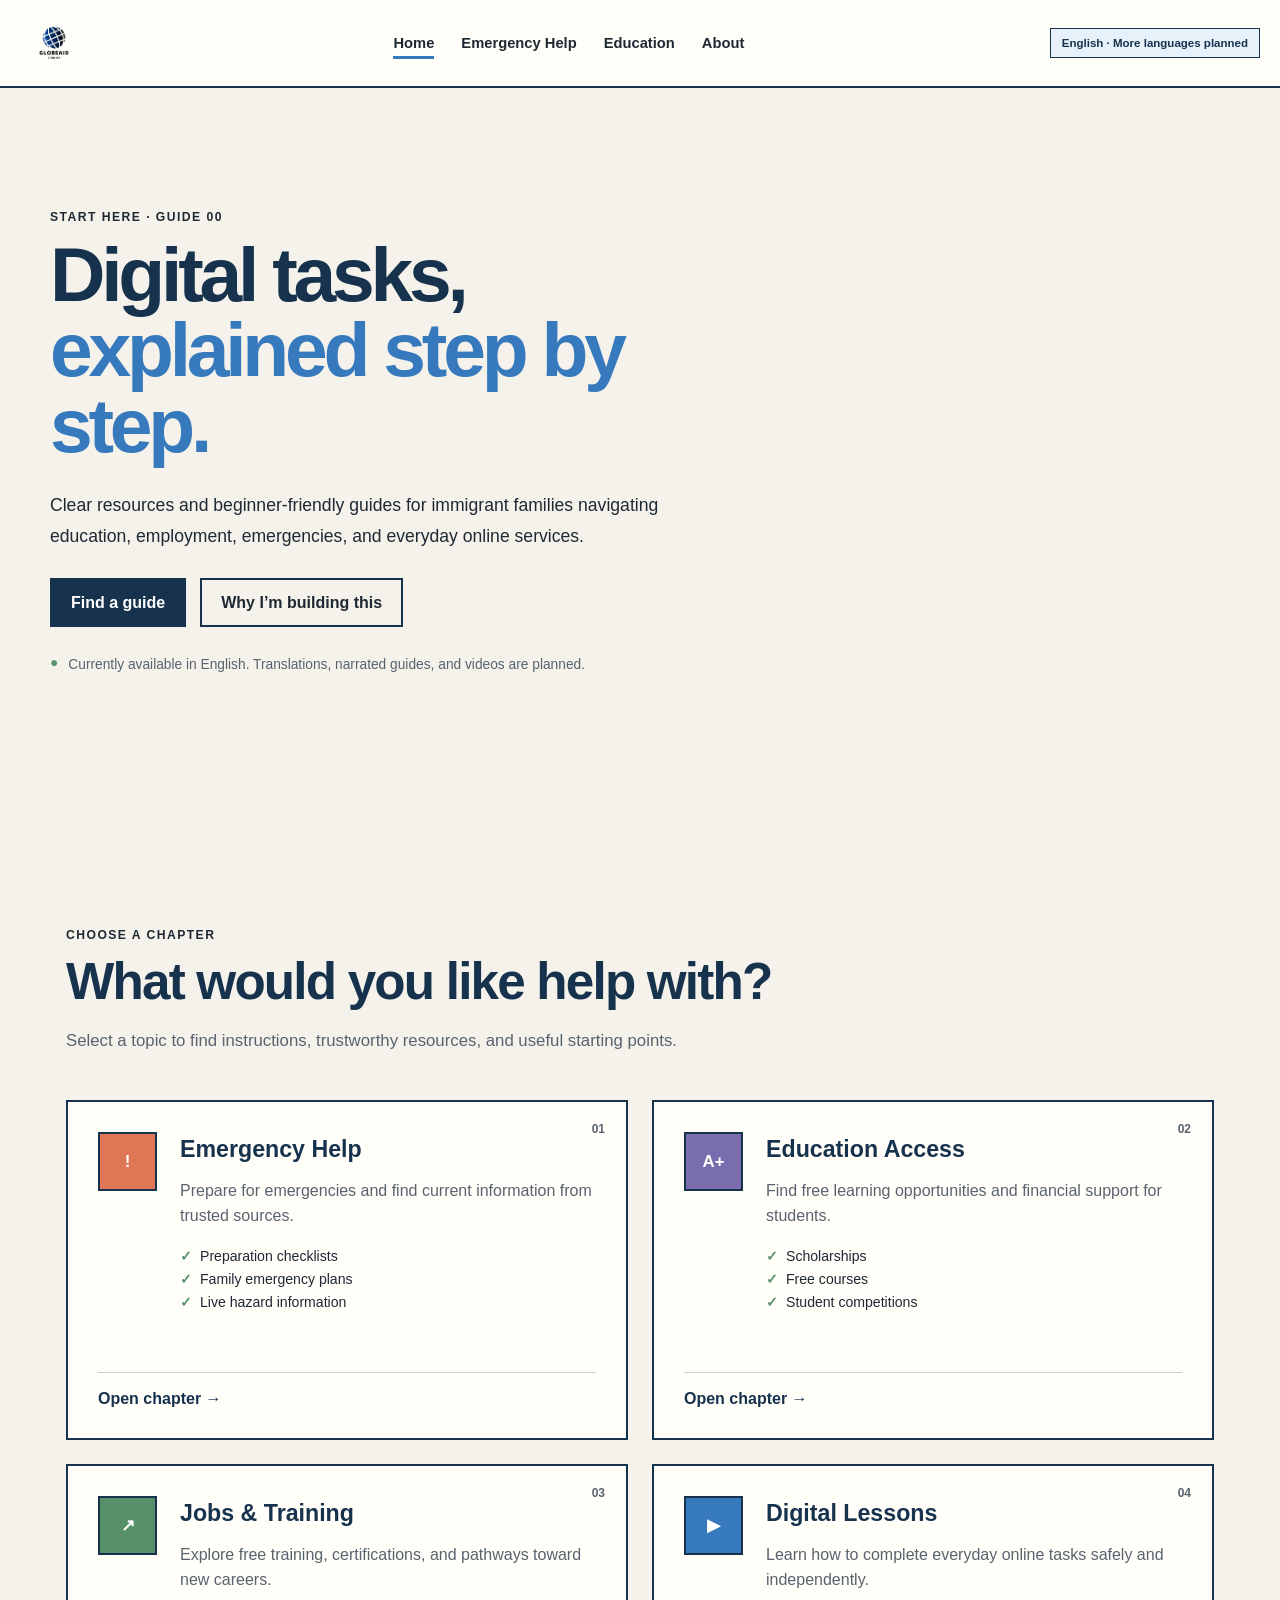
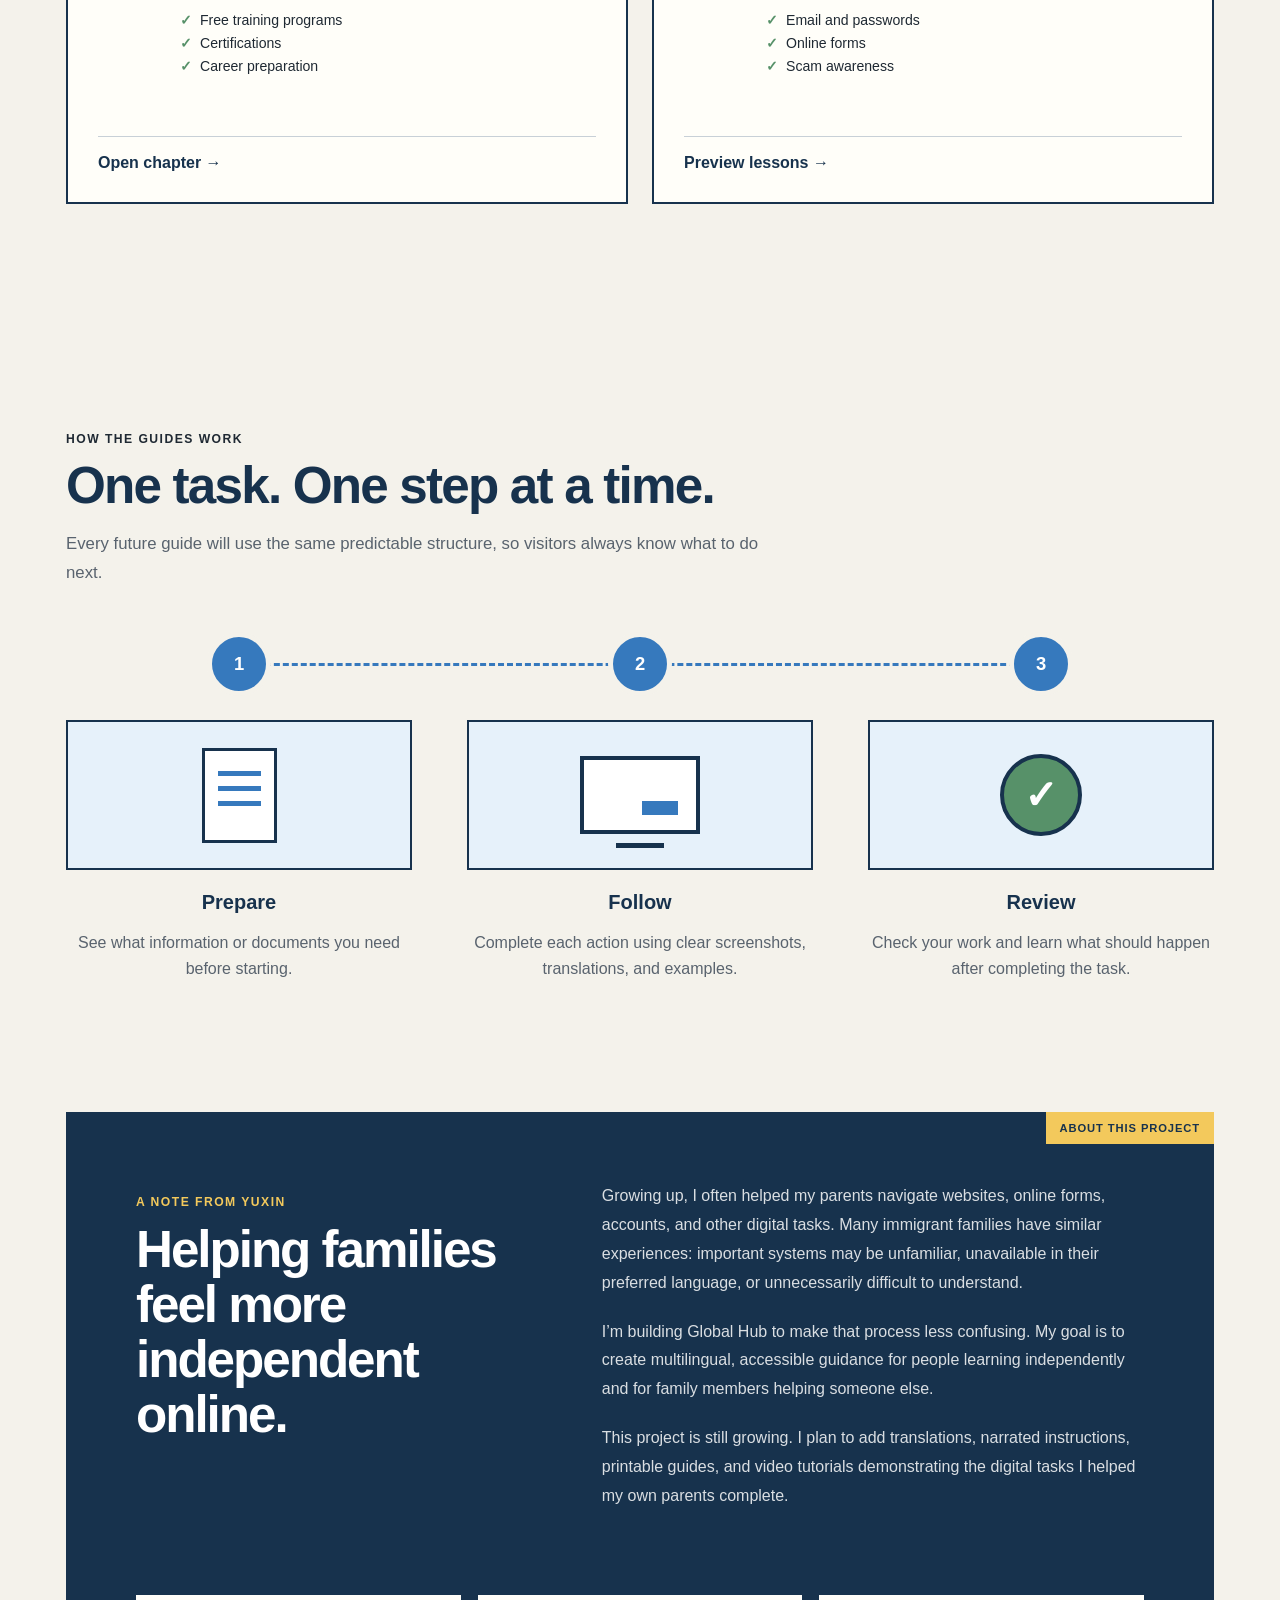
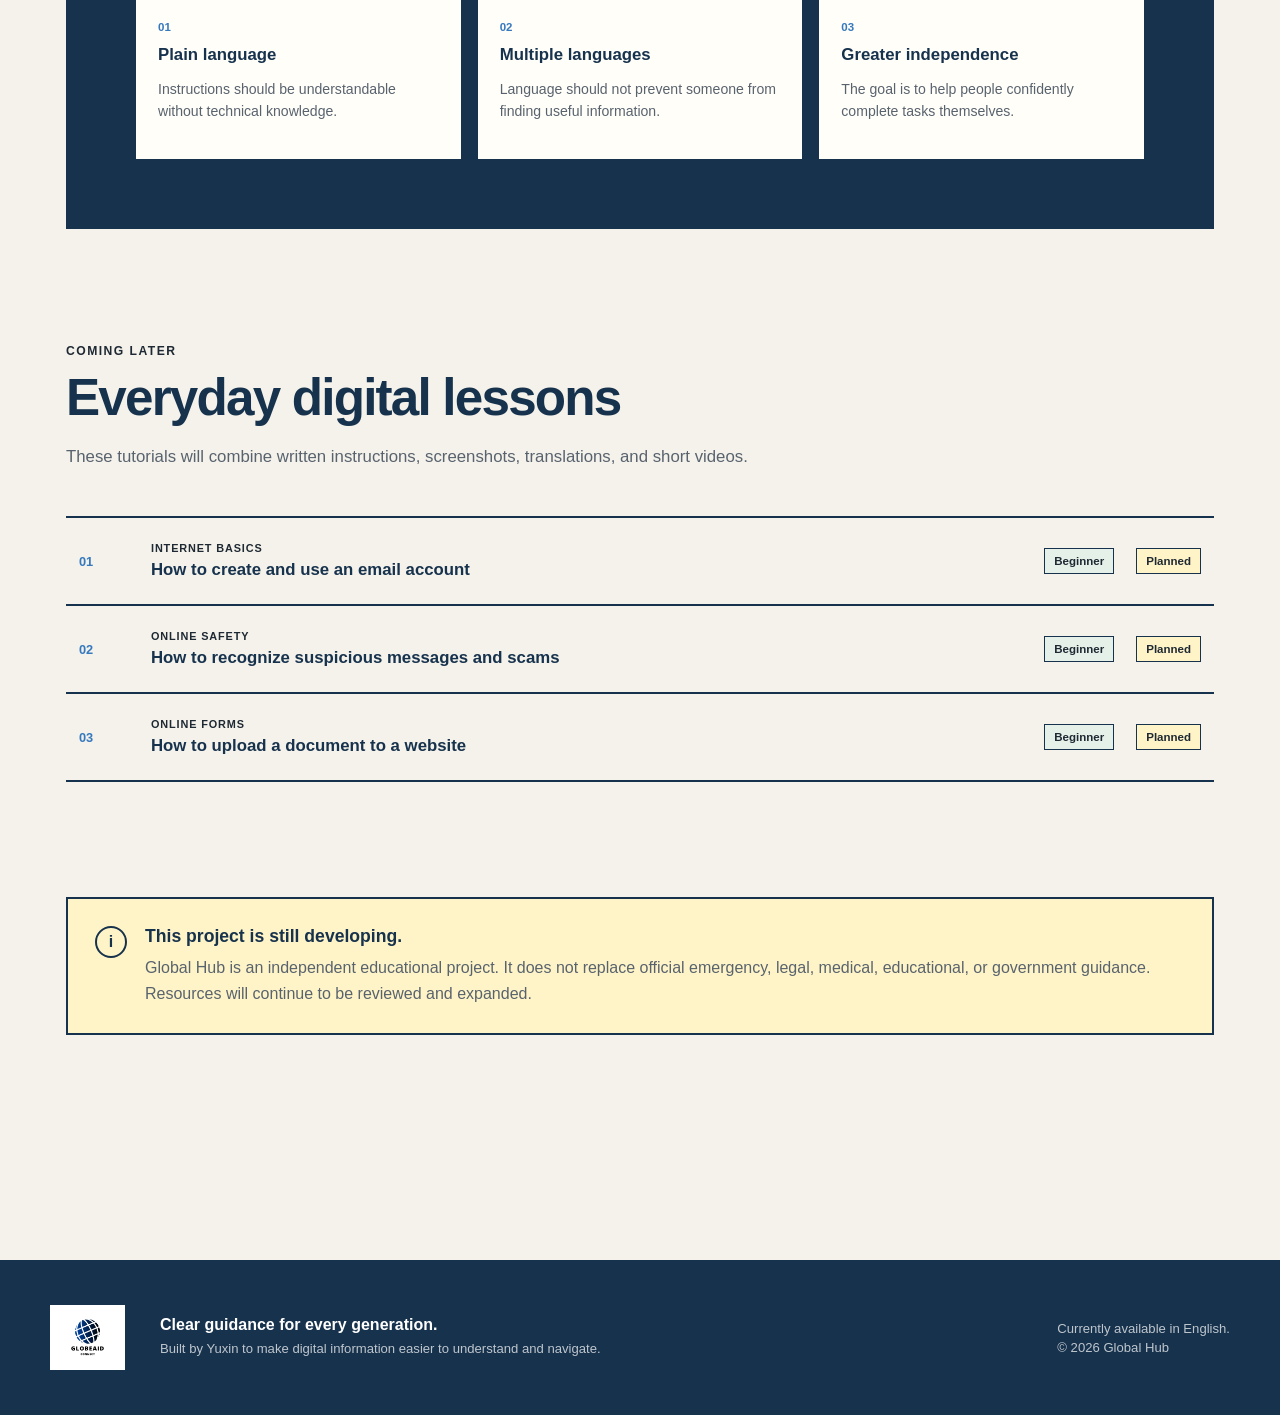
<file: index.html>
<!DOCTYPE html>
<html lang="en">
<head>
  <meta charset="UTF-8">

  <meta
    name="viewport"
    content="width=device-width, initial-scale=1.0"
  >

  <meta
    name="description"
    content="Clear, multilingual digital guidance and resources for immigrant and low-income families."
  >

  <title>Global Hub | Clear Digital Guidance</title>

  <link rel="stylesheet" href="./home.css">
</head>

<body class="manual-home">
  <!-- Navigation -->
  <header class="site-header">
    <nav class="manual-nav" aria-label="Main navigation">
      <a
        class="logo-link"
        href="index.html"
        aria-label="Global Hub home"
      >
        <img
          src="./assets/Global_Hub_Logo.png"
          alt="Global Hub"
          class="nav-logo"
        >
      </a>

      <ul class="nav-links">
        <li>
          <a
            class="active-page"
            aria-current="page"
            href="index.html"
          >
            Home
          </a>
        </li>

        <li>
          <a href="disaster-response.html">
            Emergency Help
          </a>
        </li>

        <li>
          <a href="education-access.html">
            Education
          </a>
        </li>

        <li>
          <a href="#mission">
            About
          </a>
        </li>
      </ul>

      <span class="language-note">
        English · More languages planned
      </span>
    </nav>
  </header>

  <main>
    <!-- Hero -->
    <section class="manual-hero">
      <div class="hero-content">
        <p class="chapter-label">
          START HERE · GUIDE 00
        </p>

        <h1>
          Digital tasks,
          <span>explained step by step.</span>
        </h1>

        <p class="hero-description">
          Clear resources and beginner-friendly guides for
          immigrant families navigating education, employment,
          emergencies, and everyday online services.
        </p>

        <div class="hero-actions">
          <a class="primary-button" href="#choose-help">
            Find a guide
          </a>

          <a class="secondary-button" href="#mission">
            Why I’m building this
          </a>
        </div>

        <div class="availability-note">
          <span aria-hidden="true">●</span>

          <p>
            Currently available in English. Translations,
            narrated guides, and videos are planned.
          </p>
        </div>
      </div>

    <!-- Main choices -->
    <section class="help-section" id="choose-help">
      <header class="section-heading">
        <p class="chapter-label">CHOOSE A CHAPTER</p>
        <h2>What would you like help with?</h2>

        <p>
          Select a topic to find instructions, trustworthy
          resources, and useful starting points.
        </p>
      </header>

      <div class="chapter-grid">
        <a
          class="chapter-card emergency-chapter"
          href="disaster-response.html"
        >
          <span class="chapter-number">01</span>

          <span class="chapter-icon" aria-hidden="true">!</span>

          <div>
            <h3>Emergency Help</h3>

            <p>
              Prepare for emergencies and find current information
              from trusted sources.
            </p>

            <ul>
              <li>Preparation checklists</li>
              <li>Family emergency plans</li>
              <li>Live hazard information</li>
            </ul>
          </div>

          <span class="chapter-link">
            Open chapter →
          </span>
        </a>

        <a
          class="chapter-card education-chapter"
          href="education-access.html"
        >
          <span class="chapter-number">02</span>

          <span class="chapter-icon" aria-hidden="true">A+</span>

          <div>
            <h3>Education Access</h3>

            <p>
              Find free learning opportunities and financial
              support for students.
            </p>

            <ul>
              <li>Scholarships</li>
              <li>Free courses</li>
              <li>Student competitions</li>
            </ul>
          </div>

          <span class="chapter-link">
            Open chapter →
          </span>
        </a>

        <a
          class="chapter-card jobs-chapter"
          href="job-training.html"
        >
          <span class="chapter-number">03</span>

          <span class="chapter-icon" aria-hidden="true">↗</span>

          <div>
            <h3>Jobs & Training</h3>

            <p>
              Explore free training, certifications, and pathways
              toward new careers.
            </p>

            <ul>
              <li>Free training programs</li>
              <li>Certifications</li>
              <li>Career preparation</li>
            </ul>
          </div>

          <span class="chapter-link">
            Open chapter →
          </span>
        </a>

        <a
          class="chapter-card lessons-chapter"
          href="#future-lessons"
        >
          <span class="chapter-number">04</span>

          <span class="chapter-icon" aria-hidden="true">▶</span>

          <div>
            <h3>Digital Lessons</h3>

            <p>
              Learn how to complete everyday online tasks safely
              and independently.
            </p>

            <ul>
              <li>Email and passwords</li>
              <li>Online forms</li>
              <li>Scam awareness</li>
            </ul>
          </div>

          <span class="chapter-link">
            Preview lessons →
          </span>
        </a>
      </div>
    </section>

    <!-- How it works -->
    <section class="process-section">
      <header class="section-heading">
        <p class="chapter-label">HOW THE GUIDES WORK</p>
        <h2>One task. One step at a time.</h2>

        <p>
          Every future guide will use the same predictable
          structure, so visitors always know what to do next.
        </p>
      </header>

      <ol class="process-list">
        <li>
          <span class="process-number">1</span>

          <div class="process-illustration" aria-hidden="true">
            <div class="simple-document">
              <span></span>
              <span></span>
              <span></span>
            </div>
          </div>

          <h3>Prepare</h3>

          <p>
            See what information or documents you need before
            starting.
          </p>
        </li>

        <li>
          <span class="process-number">2</span>

          <div class="process-illustration" aria-hidden="true">
            <div class="simple-screen">
              <span class="screen-button"></span>
            </div>
          </div>

          <h3>Follow</h3>

          <p>
            Complete each action using clear screenshots,
            translations, and examples.
          </p>
        </li>

        <li>
          <span class="process-number">3</span>

          <div class="process-illustration" aria-hidden="true">
            <div class="simple-check">✓</div>
          </div>

          <h3>Review</h3>

          <p>
            Check your work and learn what should happen after
            completing the task.
          </p>
        </li>
      </ol>
    </section>

    <!-- Mission -->
    <section class="mission-section" id="mission">
      <div class="mission-marker" aria-hidden="true">
        ABOUT THIS PROJECT
      </div>

      <div class="mission-heading">
        <p class="chapter-label">A NOTE FROM YUXIN</p>

        <h2>
          Helping families feel more independent online.
        </h2>
      </div>

      <div class="mission-copy">
        <p>
          Growing up, I often helped my parents navigate websites,
          online forms, accounts, and other digital tasks. Many
          immigrant families have similar experiences: important
          systems may be unfamiliar, unavailable in their preferred
          language, or unnecessarily difficult to understand.
        </p>

        <p>
          I’m building Global Hub to make that process less
          confusing. My goal is to create multilingual, accessible
          guidance for people learning independently and for family
          members helping someone else.
        </p>

        <p>
          This project is still growing. I plan to add translations,
          narrated instructions, printable guides, and video
          tutorials demonstrating the digital tasks I helped my own
          parents complete.
        </p>
      </div>

      <div class="mission-values">
        <article>
          <span>01</span>
          <h3>Plain language</h3>
          <p>
            Instructions should be understandable without technical
            knowledge.
          </p>
        </article>

        <article>
          <span>02</span>
          <h3>Multiple languages</h3>
          <p>
            Language should not prevent someone from finding useful
            information.
          </p>
        </article>

        <article>
          <span>03</span>
          <h3>Greater independence</h3>
          <p>
            The goal is to help people confidently complete tasks
            themselves.
          </p>
        </article>
      </div>
    </section>

    <!-- Future digital lessons -->
    <section class="lessons-section" id="future-lessons">
      <header class="section-heading">
        <p class="chapter-label">COMING LATER</p>
        <h2>Everyday digital lessons</h2>

        <p>
          These tutorials will combine written instructions,
          screenshots, translations, and short videos.
        </p>
      </header>

      <div class="lesson-list">
        <article class="lesson-row">
          <span class="lesson-number">01</span>

          <div>
            <p class="lesson-category">INTERNET BASICS</p>
            <h3>How to create and use an email account</h3>
          </div>

          <span class="lesson-level">Beginner</span>
          <span class="coming-soon">Planned</span>
        </article>

        <article class="lesson-row">
          <span class="lesson-number">02</span>

          <div>
            <p class="lesson-category">ONLINE SAFETY</p>
            <h3>How to recognize suspicious messages and scams</h3>
          </div>

          <span class="lesson-level">Beginner</span>
          <span class="coming-soon">Planned</span>
        </article>

        <article class="lesson-row">
          <span class="lesson-number">03</span>

          <div>
            <p class="lesson-category">ONLINE FORMS</p>
            <h3>How to upload a document to a website</h3>
          </div>

          <span class="lesson-level">Beginner</span>
          <span class="coming-soon">Planned</span>
        </article>
      </div>
    </section>

    <!-- Transparency -->
    <aside class="project-notice">
      <span class="notice-icon" aria-hidden="true">i</span>

      <div>
        <h2>This project is still developing.</h2>

        <p>
          Global Hub is an independent educational project. It does
          not replace official emergency, legal, medical,
          educational, or government guidance. Resources will
          continue to be reviewed and expanded.
        </p>
      </div>
    </aside>
  </main>

  <footer class="site-footer">
    <a
      class="footer-logo"
      href="index.html"
      aria-label="Return to Global Hub home"
    >
      <img
        src="./assets/Global_Hub_Logo.png"
        alt="Global Hub"
      >
    </a>

    <div class="footer-message">
      <strong>Clear guidance for every generation.</strong>

      <p>
        Built by Yuxin to make digital information easier to
        understand and navigate.
      </p>
    </div>

    <div class="footer-details">
      <p>Currently available in English.</p>
      <p>&copy; 2026 Global Hub</p>
    </div>
  </footer>
</body>
</html>
</file>
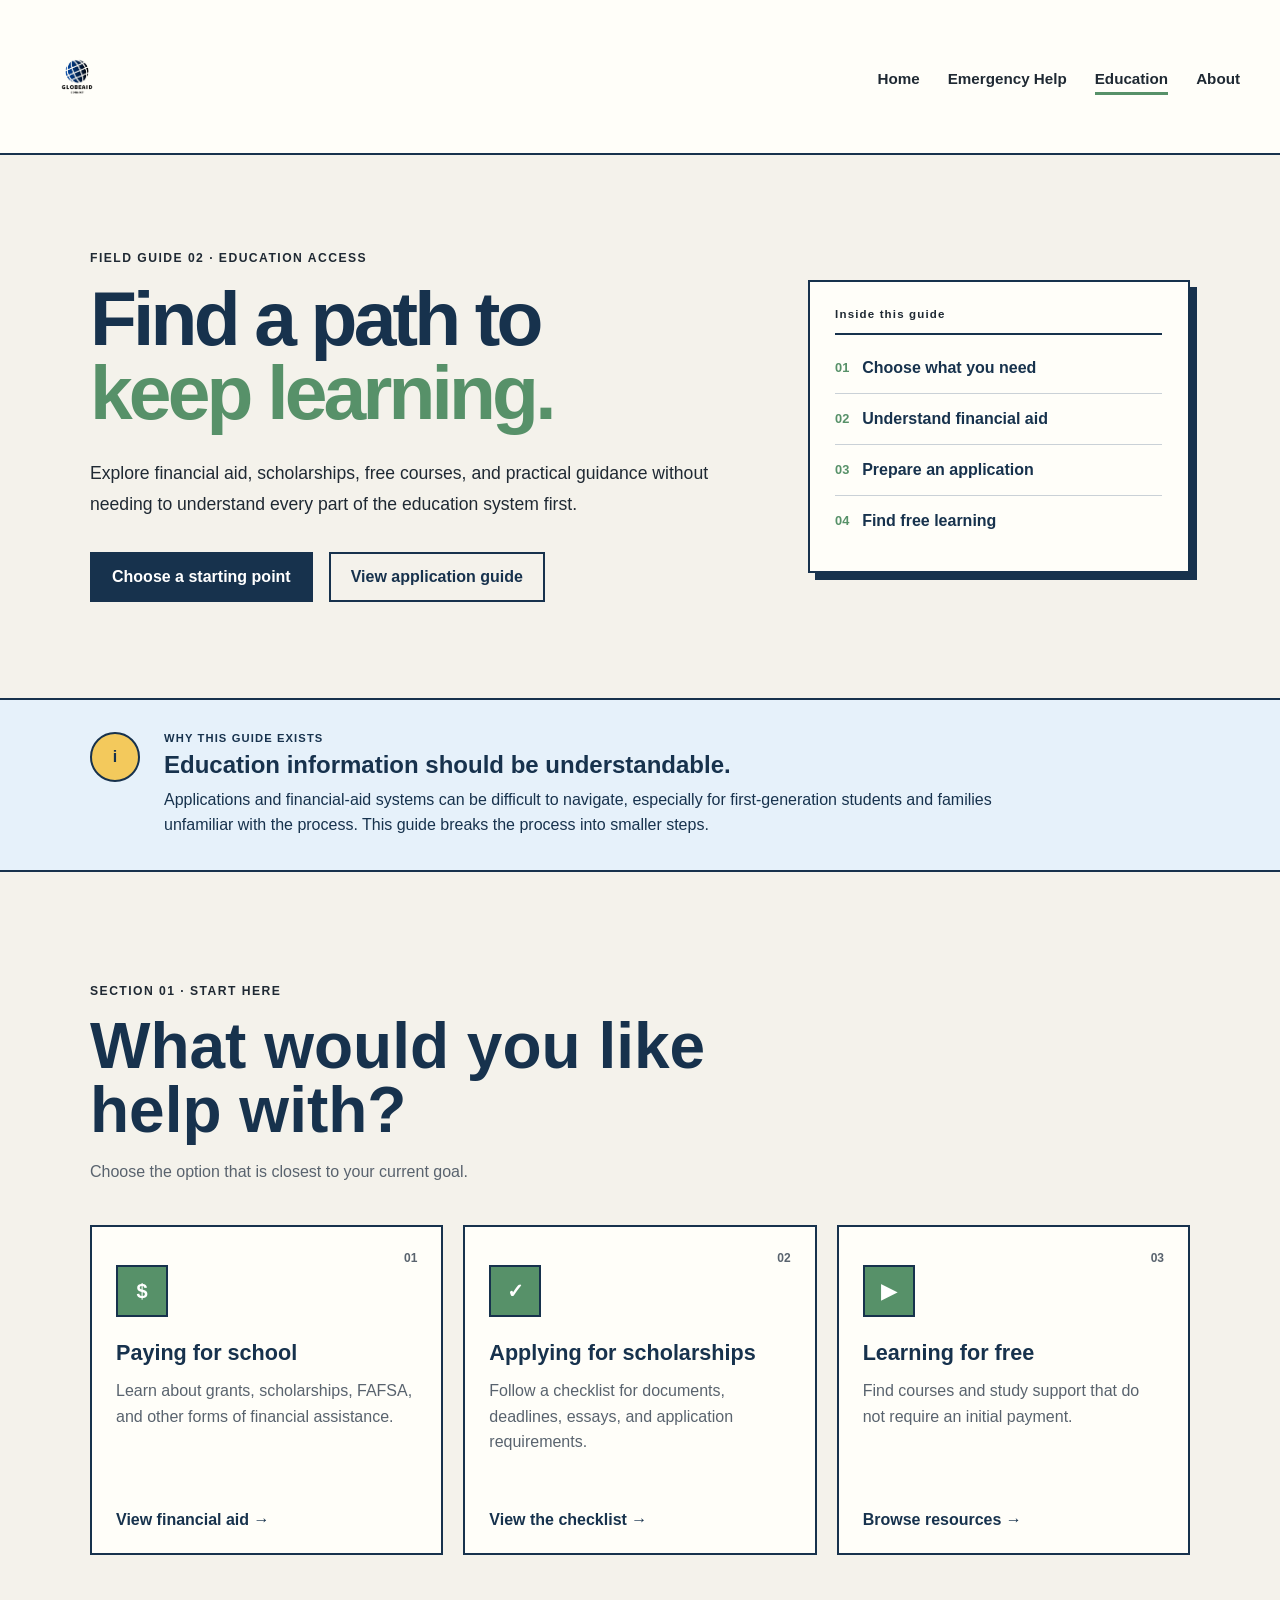
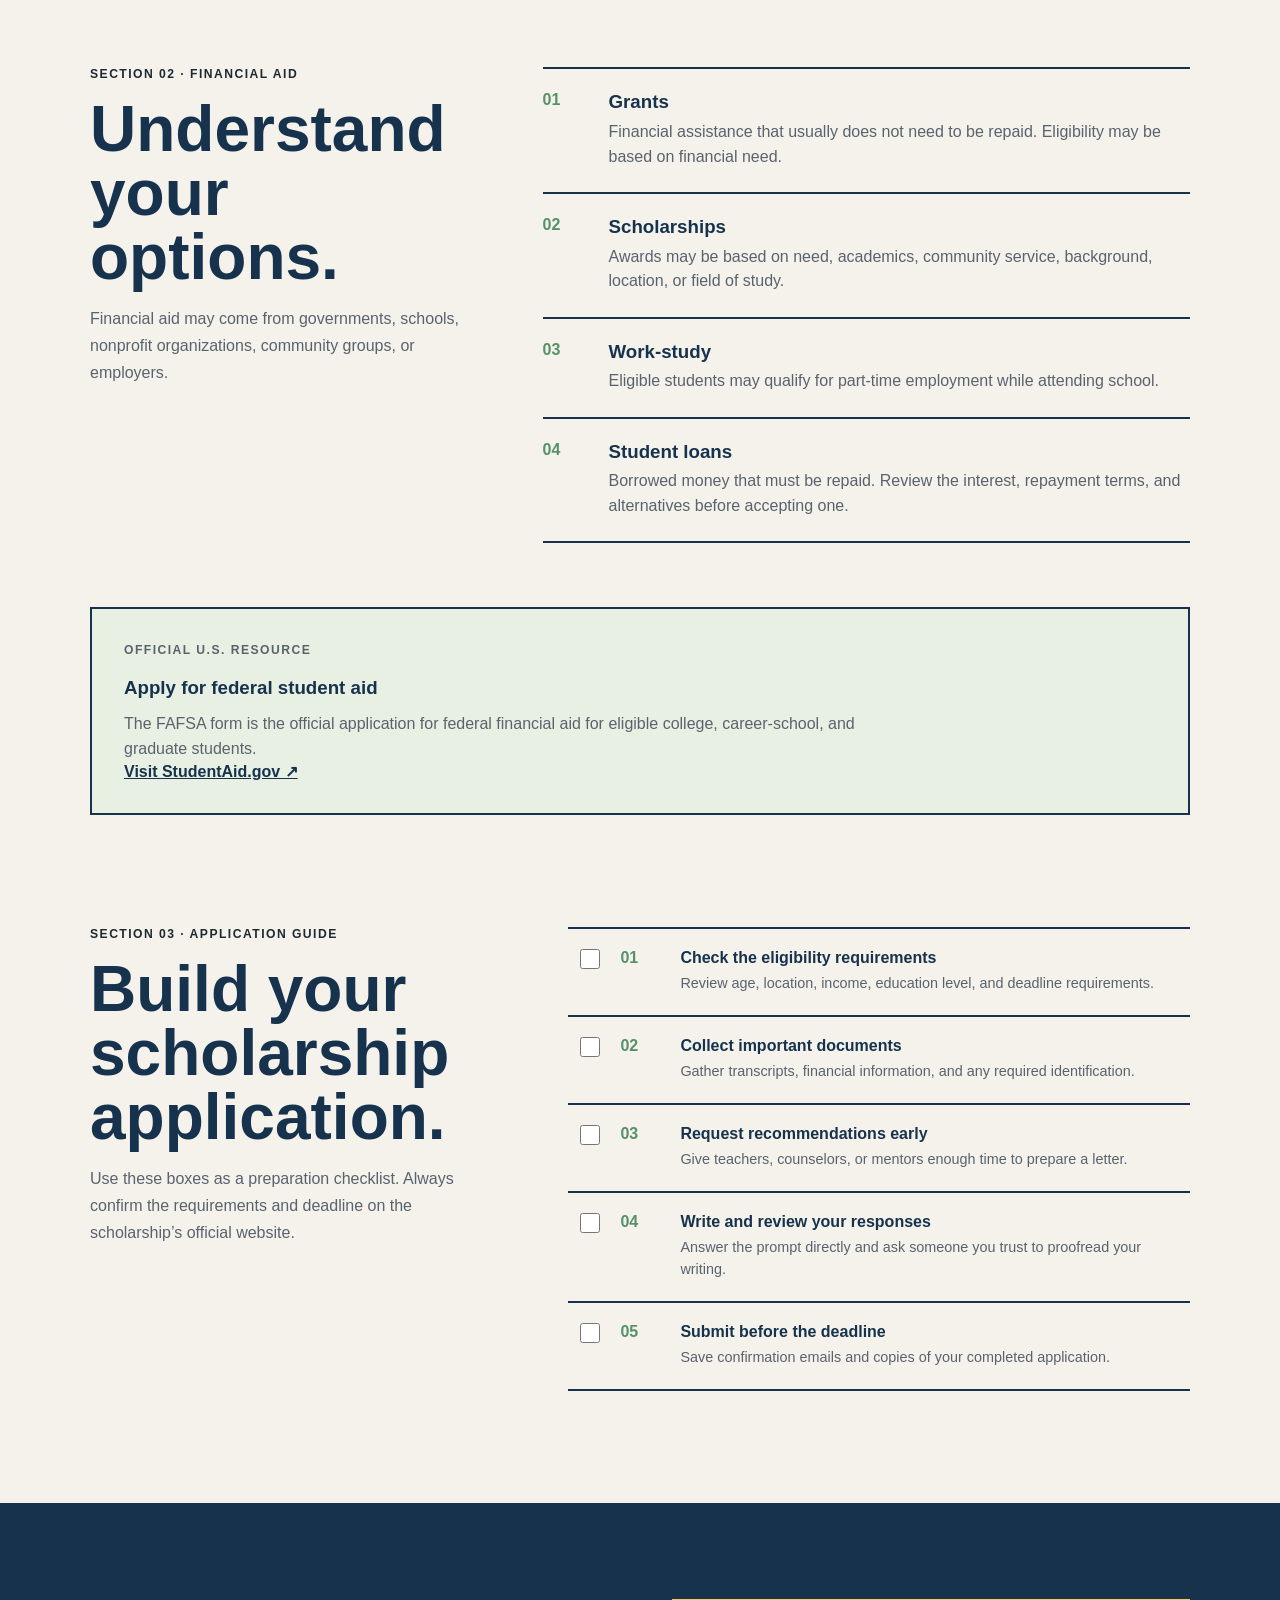
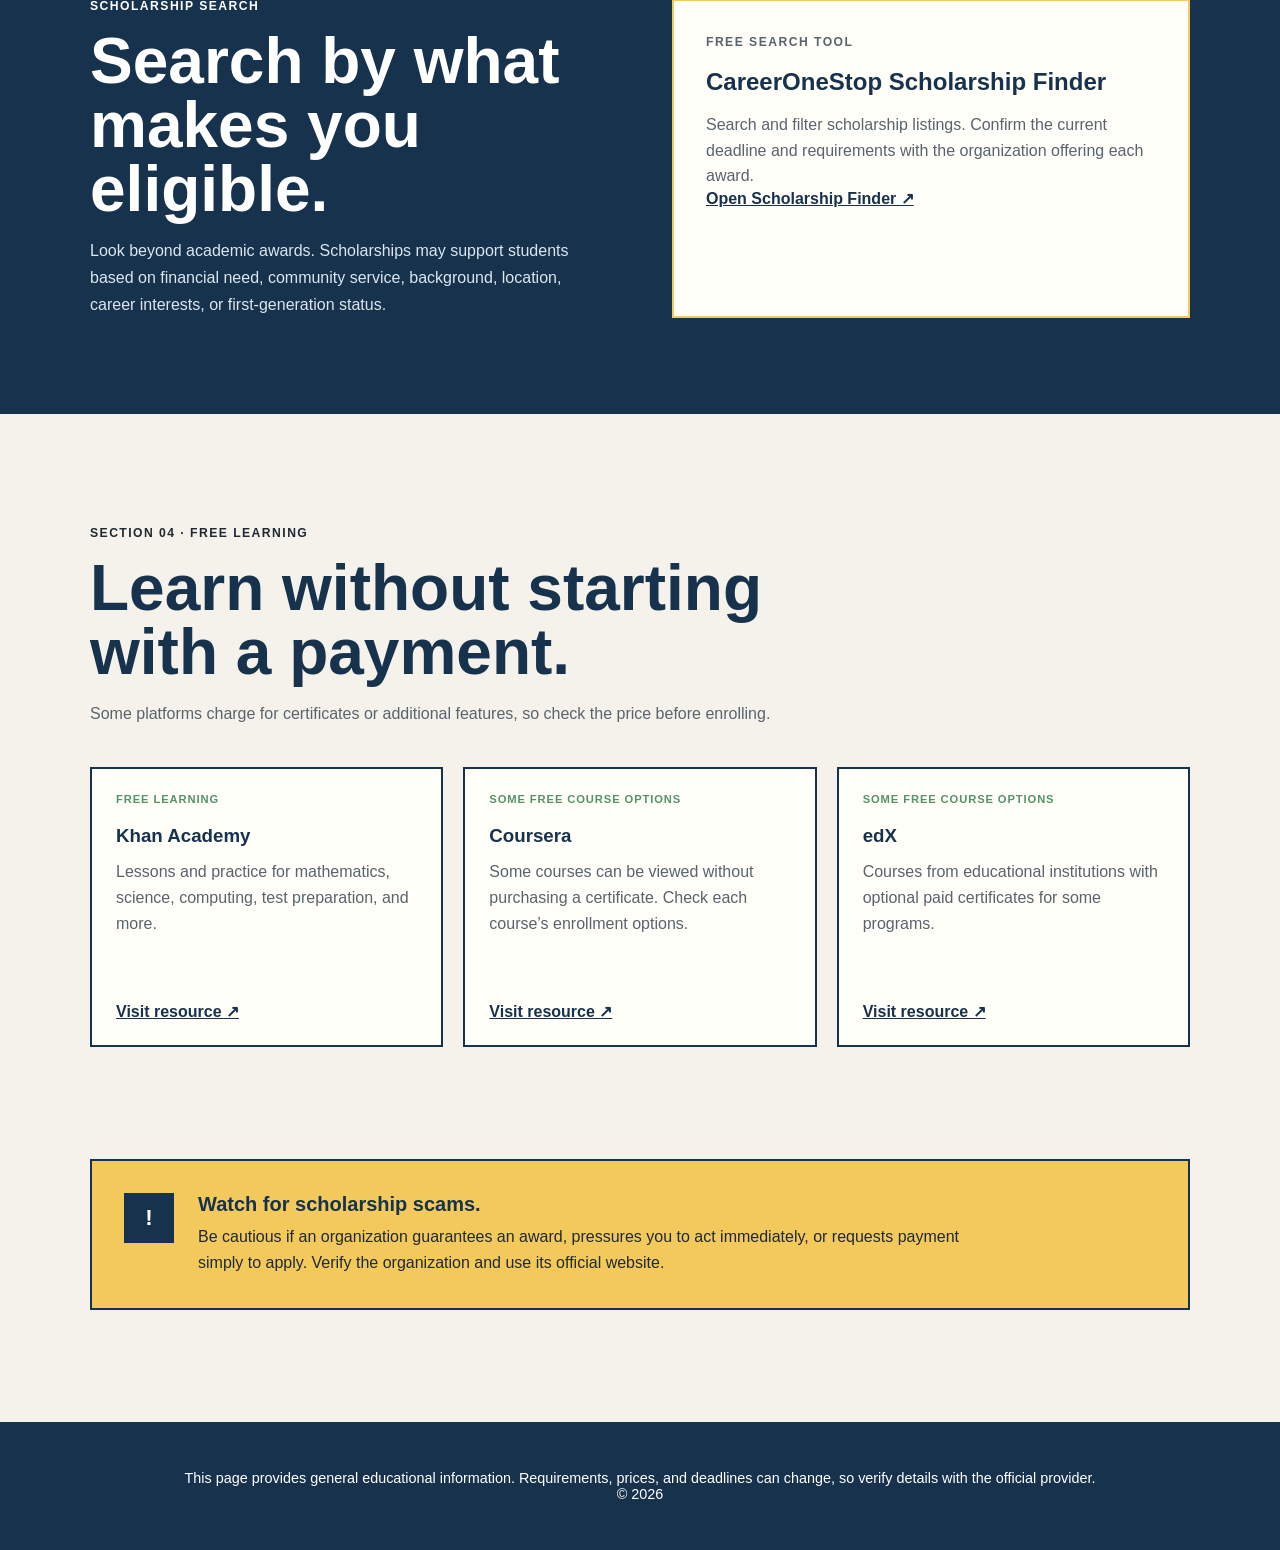
<file: education-access.html>
<!DOCTYPE html>
<html lang="en">
<head>
  <meta charset="UTF-8">

  <meta
    name="viewport"
    content="width=device-width, initial-scale=1.0"
  >

  <title>Education Access | Global Hub</title>

  <!-- Shared site styles -->
  <link rel="stylesheet" href="./style.css">

  <!-- Education styles must come second -->
  <link rel="stylesheet" href="./education.css">
</head>

<body class="education-page">
  <!-- NAVIGATION -->
  <header class="site-header">
    <nav class="education-nav" aria-label="Main navigation">
      <a
        class="logo-link"
        href="index.html"
        aria-label="Global Hub home"
      >
        <img
          class="nav-logo"
          src="./assets/Global_Hub_Logo.png"
          alt="Global Hub"
        >
      </a>

      <ul class="nav-links">
        <li>
          <a href="index.html">Home</a>
        </li>

        <li>
          <a href="disaster-response.html">
            Emergency Help
          </a>
        </li>

        <li>
          <a
            class="active-page"
            href="education-access.html"
            aria-current="page"
          >
            Education
          </a>
        </li>

        <li>
          <a href="index.html#mission">
            About
          </a>
        </li>
      </ul>
    </nav>
  </header>

  <main>
    <!-- HERO -->
    <section class="education-hero">
      <div class="hero-copy">
        <p class="guide-label">
          FIELD GUIDE 02 · EDUCATION ACCESS
        </p>

        <h1>
          Find a path to
          <span>keep learning.</span>
        </h1>

        <p class="hero-description">
          Explore financial aid, scholarships, free courses, and
          practical guidance without needing to understand every
          part of the education system first.
        </p>

        <div class="hero-actions">
          <a class="primary-button" href="#choose-path">
            Choose a starting point
          </a>

          <a class="secondary-button" href="#application-guide">
            View application guide
          </a>
        </div>
      </div>

      <aside class="page-summary">
        <p class="summary-label">Inside this guide</p>

        <ol>
          <li>
            <span>01</span>
            Choose what you need
          </li>

          <li>
            <span>02</span>
            Understand financial aid
          </li>

          <li>
            <span>03</span>
            Prepare an application
          </li>

          <li>
            <span>04</span>
            Find free learning
          </li>
        </ol>
      </aside>
    </section>

    <!-- PURPOSE -->
    <section class="access-note">
      <span class="note-symbol" aria-hidden="true">
        i
      </span>

      <div>
        <p class="note-label">
          WHY THIS GUIDE EXISTS
        </p>

        <h2>
          Education information should be understandable.
        </h2>

        <p>
          Applications and financial-aid systems can be difficult
          to navigate, especially for first-generation students and
          families unfamiliar with the process. This guide breaks
          the process into smaller steps.
        </p>
      </div>
    </section>

    <!-- CHOOSE A PATH -->
    <section class="path-section" id="choose-path">
      <div class="section-heading">
        <p class="guide-label">
          SECTION 01 · START HERE
        </p>

        <h2>What would you like help with?</h2>

        <p>
          Choose the option that is closest to your current goal.
        </p>
      </div>

      <div class="path-grid">
        <a class="path-card" href="#financial-aid">
          <span class="path-number">01</span>
          <span class="path-icon">$</span>

          <h3>Paying for school</h3>

          <p>
            Learn about grants, scholarships, FAFSA, and other
            forms of financial assistance.
          </p>

          <span class="card-link">
            View financial aid →
          </span>
        </a>

        <a class="path-card" href="#application-guide">
          <span class="path-number">02</span>
          <span class="path-icon">✓</span>

          <h3>Applying for scholarships</h3>

          <p>
            Follow a checklist for documents, deadlines, essays,
            and application requirements.
          </p>

          <span class="card-link">
            View the checklist →
          </span>
        </a>

        <a class="path-card" href="#free-learning">
          <span class="path-number">03</span>
          <span class="path-icon">▶</span>

          <h3>Learning for free</h3>

          <p>
            Find courses and study support that do not require an
            initial payment.
          </p>

          <span class="card-link">
            Browse resources →
          </span>
        </a>
      </div>
    </section>

    <!-- FINANCIAL AID -->
    <section class="aid-section" id="financial-aid">
      <div class="aid-intro">
        <p class="guide-label">
          SECTION 02 · FINANCIAL AID
        </p>

        <h2>Understand your options.</h2>

        <p>
          Financial aid may come from governments, schools,
          nonprofit organizations, community groups, or employers.
        </p>
      </div>

      <div class="aid-list">
        <article>
          <span>01</span>

          <div>
            <h3>Grants</h3>

            <p>
              Financial assistance that usually does not need to
              be repaid. Eligibility may be based on financial need.
            </p>
          </div>
        </article>

        <article>
          <span>02</span>

          <div>
            <h3>Scholarships</h3>

            <p>
              Awards may be based on need, academics, community
              service, background, location, or field of study.
            </p>
          </div>
        </article>

        <article>
          <span>03</span>

          <div>
            <h3>Work-study</h3>

            <p>
              Eligible students may qualify for part-time employment
              while attending school.
            </p>
          </div>
        </article>

        <article>
          <span>04</span>

          <div>
            <h3>Student loans</h3>

            <p>
              Borrowed money that must be repaid. Review the interest,
              repayment terms, and alternatives before accepting one.
            </p>
          </div>
        </article>
      </div>

      <aside class="official-aid">
        <p class="resource-label">
          OFFICIAL U.S. RESOURCE
        </p>

        <h3>Apply for federal student aid</h3>

        <p>
          The FAFSA form is the official application for federal
          financial aid for eligible college, career-school, and
          graduate students.
        </p>

        <a
          href="https://studentaid.gov/h/apply-for-aid/fafsa"
          target="_blank"
          rel="noopener noreferrer"
        >
          Visit StudentAid.gov ↗
        </a>
      </aside>
    </section>

    <!-- APPLICATION GUIDE -->
    <section
      class="application-section"
      id="application-guide"
    >
      <div class="application-heading">
        <p class="guide-label">
          SECTION 03 · APPLICATION GUIDE
        </p>

        <h2>Build your scholarship application.</h2>

        <p>
          Use these boxes as a preparation checklist. Always confirm
          the requirements and deadline on the scholarship’s official
          website.
        </p>
      </div>

      <div class="application-list">
        <label class="application-step">
          <input type="checkbox">

          <span class="step-number">01</span>

          <span>
            <strong>
              Check the eligibility requirements
            </strong>

            <small>
              Review age, location, income, education level, and
              deadline requirements.
            </small>
          </span>
        </label>

        <label class="application-step">
          <input type="checkbox">

          <span class="step-number">02</span>

          <span>
            <strong>
              Collect important documents
            </strong>

            <small>
              Gather transcripts, financial information, and any
              required identification.
            </small>
          </span>
        </label>

        <label class="application-step">
          <input type="checkbox">

          <span class="step-number">03</span>

          <span>
            <strong>
              Request recommendations early
            </strong>

            <small>
              Give teachers, counselors, or mentors enough time to
              prepare a letter.
            </small>
          </span>
        </label>

        <label class="application-step">
          <input type="checkbox">

          <span class="step-number">04</span>

          <span>
            <strong>
              Write and review your responses
            </strong>

            <small>
              Answer the prompt directly and ask someone you trust
              to proofread your writing.
            </small>
          </span>
        </label>

        <label class="application-step">
          <input type="checkbox">

          <span class="step-number">05</span>

          <span>
            <strong>
              Submit before the deadline
            </strong>

            <small>
              Save confirmation emails and copies of your completed
              application.
            </small>
          </span>
        </label>
      </div>
    </section>

    <!-- SCHOLARSHIP SEARCH -->
    <section class="finder-section">
      <div>
        <p class="guide-label">
          SCHOLARSHIP SEARCH
        </p>

        <h2>
          Search by what makes you eligible.
        </h2>

        <p>
          Look beyond academic awards. Scholarships may support
          students based on financial need, community service,
          background, location, career interests, or
          first-generation status.
        </p>
      </div>

      <div class="finder-card">
        <p class="resource-label">
          FREE SEARCH TOOL
        </p>

        <h3>CareerOneStop Scholarship Finder</h3>

        <p>
          Search and filter scholarship listings. Confirm the current
          deadline and requirements with the organization offering
          each award.
        </p>

        <a
          href="https://www.careeronestop.org/Toolkit/Training/find-scholarships.aspx"
          target="_blank"
          rel="noopener noreferrer"
        >
          Open Scholarship Finder ↗
        </a>
      </div>
    </section>

    <!-- FREE LEARNING -->
    <section class="learning-section" id="free-learning">
      <div class="section-heading">
        <p class="guide-label">
          SECTION 04 · FREE LEARNING
        </p>

        <h2>
          Learn without starting with a payment.
        </h2>

        <p>
          Some platforms charge for certificates or additional
          features, so check the price before enrolling.
        </p>
      </div>

      <div class="resource-grid">
        <article class="resource-card">
          <span class="cost-label">
            FREE LEARNING
          </span>

          <h3>Khan Academy</h3>

          <p>
            Lessons and practice for mathematics, science,
            computing, test preparation, and more.
          </p>

          <a
            href="https://www.khanacademy.org/"
            target="_blank"
            rel="noopener noreferrer"
          >
            Visit resource ↗
          </a>
        </article>

        <article class="resource-card">
          <span class="cost-label">
            SOME FREE COURSE OPTIONS
          </span>

          <h3>Coursera</h3>

          <p>
            Some courses can be viewed without purchasing a
            certificate. Check each course’s enrollment options.
          </p>

          <a
            href="https://www.coursera.org/"
            target="_blank"
            rel="noopener noreferrer"
          >
            Visit resource ↗
          </a>
        </article>

        <article class="resource-card">
          <span class="cost-label">
            SOME FREE COURSE OPTIONS
          </span>

          <h3>edX</h3>

          <p>
            Courses from educational institutions with optional
            paid certificates for some programs.
          </p>

          <a
            href="https://www.edx.org/"
            target="_blank"
            rel="noopener noreferrer"
          >
            Visit resource ↗
          </a>
        </article>
      </div>
    </section>

    <!-- SCAM WARNING -->
    <section class="scam-warning">
      <span aria-hidden="true">!</span>

      <div>
        <h2>Watch for scholarship scams.</h2>

        <p>
          Be cautious if an organization guarantees an award,
          pressures you to act immediately, or requests payment
          simply to apply. Verify the organization and use its
          official website.
        </p>
      </div>
    </section>
  </main>

  <footer class="site-footer">
    <p>
      This page provides general educational information.
      Requirements, prices, and deadlines can change, so verify
      details with the official provider.
    </p>

    <p>
      &copy; <span id="current-year"></span>
    </p>
  </footer>

  <script>
    const currentYear = document.querySelector("#current-year");

    if (currentYear) {
      currentYear.textContent = new Date().getFullYear();
    }
  </script>
</body>
</html>
</file>
<file: home.css>
/* GLOBAL HUB — INSTRUCTION MANUAL HOMEPAGE */

.manual-home {
  --navy: #17324d;
  --blue: #3679bd;
  --blue-light: #e6f1fa;
  --paper: #fffef9;
  --background: #f4f2eb;
  --ink: #1f2933;
  --muted: #59636e;
  --line: #17324d;
  --yellow: #f3c95c;
  --yellow-light: #fff4c7;
  --orange: #df7655;
  --green: #579169;
  --green-light: #e5f1e8;
  --purple: #796caf;
  --purple-light: #eeeaf8;

  margin: 0;
  min-height: 100vh;

  color: var(--ink);
  background: var(--background);

  font-family:
    Inter, Arial, Helvetica, sans-serif;
}

/* Override old global styles */

.manual-home *,
.manual-home *::before,
.manual-home *::after {
  box-sizing: border-box;
}

.manual-home p {
  color: inherit;
}

.manual-home section {
  width: auto;
  height: auto;
  min-height: 0;

  margin: 0;
  padding: 0;
}

.manual-home h1,
.manual-home h2,
.manual-home h3 {
  color: inherit;
}

.manual-home ul,
.manual-home ol {
  margin: 0;
  padding: 0;

  list-style: none;
}

.manual-home a {
  color: inherit;
  text-decoration: none;
}

.manual-home a:hover {
  text-decoration: none;
}

/* Header and navigation */

.manual-home .site-header {
  width: 100%;
  max-width: none;

  margin: 0;
  padding: 0;

  display: block;

  background: var(--paper);
  border: 0;
  border-bottom: 2px solid var(--line);
  border-radius: 0;
  box-shadow: none;
}

.manual-nav {
  width: min(1240px, calc(100% - 32px));
  height: auto;

  margin: 0 auto;
  padding: 14px 0;

  display: flex;
  align-items: center;
  justify-content: space-between;
  gap: 25px;
}

.logo-link {
  flex-shrink: 0;
}

.nav-logo {
  display: block;

  width: 68px;
  height: 58px;

  object-fit: contain;
}

.manual-home .nav-links {
  display: flex;
  align-items: center;
  gap: 27px;

  margin: 0;
  padding: 0;

  list-style: none;
  font-size: 0.92rem;
}

.manual-home .nav-links li {
  margin: 0;
}

.manual-home .nav-links a {
  position: relative;

  padding: 8px 0;

  color: var(--ink);
  font-weight: 700;
}

.manual-home .nav-links a::after {
  content: "";

  position: absolute;
  right: 0;
  bottom: 0;
  left: 0;

  height: 3px;

  background: var(--blue);

  transform: scaleX(0);
  transform-origin: left;
  transition: transform 160ms ease;
}

.manual-home .nav-links a:hover::after,
.manual-home .nav-links a:focus-visible::after,
.manual-home .nav-links .active-page::after {
  transform: scaleX(1);
}

.language-note {
  flex-shrink: 0;

  padding: 8px 11px;

  color: var(--navy);
  background: var(--blue-light);
  border: 1px solid var(--navy);

  font-size: 0.72rem;
  font-weight: 800;
}

/* Shared elements */

.chapter-label {
  margin-bottom: 13px;

  color: var(--blue);
  font-size: 0.76rem;
  font-weight: 900;
  letter-spacing: 0.12em;
  text-transform: uppercase;
}

.section-heading {
  max-width: 720px;
  margin-bottom: 45px;
}

.section-heading h2 {
  margin: 0 0 16px;

  color: var(--navy);
  font-size: clamp(2.1rem, 4vw, 3.8rem);
  line-height: 1.07;
  letter-spacing: -0.035em;
}

.section-heading > p:last-child {
  color: var(--muted);
  font-size: 1.05rem;
  line-height: 1.7;
}

/* Hero */

.manual-home .manual-hero {
  width: min(1180px, calc(100% - 32px));

  margin: 0 auto;
  padding: 110px 0 125px;

  display: block;
}

.hero-content h1 {
  max-width: 730px;
  margin: 0;

  color: var(--navy);
  font-size: clamp(3.2rem, 6vw, 5.8rem);
  line-height: 0.98;
  letter-spacing: -0.055em;
}

.hero-content h1 span {
  display: block;
  color: var(--blue);
}

.hero-description {
  max-width: 680px;
  margin: 27px 0;

  color: var(--muted);
  font-size: 1.1rem;
  line-height: 1.75;
}

.hero-actions {
  display: flex;
  align-items: center;
  flex-wrap: wrap;
  gap: 14px;

  margin-bottom: 28px;
}

.primary-button,
.secondary-button {
  display: inline-flex;
  min-height: 49px;
  padding: 0 19px;

  align-items: center;
  justify-content: center;

  border: 2px solid var(--navy);

  font-weight: 800;

  transition:
    color 160ms ease,
    background 160ms ease,
    transform 160ms ease;
}

.secondary-button {
  color: var(--navy);
  background: transparent;
}

.manual-home .primary-button {
  color: white;
  background: var(--navy);
}

.manual-home .primary-button:hover,
.manual-home .primary-button:focus-visible {
  color: white;
  background: var(--blue);
}

.secondary-button:hover,
.secondary-button:focus-visible {
  background: var(--yellow-light);
  transform: translateY(-2px);
}

.availability-note {
  max-width: 580px;

  display: flex;
  align-items: flex-start;
  gap: 10px;

  color: var(--muted);
  font-size: 0.86rem;
}

.availability-note span {
  color: var(--green);
}

.availability-note p {
  margin: 0;
  line-height: 1.5;
}

/* Guide preview */

.guide-preview {
  padding: 28px;

  background: var(--paper);
  border: 2px solid var(--line);
  box-shadow: 9px 9px 0 var(--navy);
}

.preview-header {
  padding-bottom: 19px;

  display: flex;
  justify-content: space-between;
  gap: 20px;

  border-bottom: 2px solid var(--line);
}

.preview-category {
  color: var(--blue);
  font-size: 0.7rem;
  font-weight: 900;
  letter-spacing: 0.1em;
}

.preview-header h2 {
  margin: 7px 0 0;

  color: var(--navy);
  font-size: 1.35rem;
}

.preview-page {
  color: var(--muted);
  font-size: 0.75rem;
  font-weight: 800;
}

.preview-steps {
  margin-block: 20px;
}

.preview-step {
  position: relative;

  padding: 15px 0;

  display: grid;
  grid-template-columns: 38px 1fr auto;
  align-items: center;
  gap: 13px;

  border-bottom: 1px solid #cbd4dc;
}

.preview-step:last-child {
  border-bottom: 0;
}

.step-number {
  display: grid;
  width: 34px;
  height: 34px;

  place-items: center;

  color: var(--navy);
  background: white;
  border: 2px solid var(--navy);
  border-radius: 50%;

  font-weight: 900;
}

.active-step .step-number {
  color: white;
  background: var(--green);
}

.preview-step strong {
  color: var(--navy);
  font-size: 0.92rem;
}

.preview-step p {
  margin: 4px 0 0;

  color: var(--muted);
  font-size: 0.8rem;
}

.step-status {
  color: var(--green);
  font-weight: 900;
}

.preview-tip {
  padding: 14px;

  display: flex;
  align-items: flex-start;
  gap: 11px;

  background: var(--yellow-light);
  border-left: 5px solid var(--yellow);
}

.tip-icon {
  display: grid;
  width: 23px;
  height: 23px;
  flex-shrink: 0;

  place-items: center;

  color: var(--navy);
  border: 2px solid var(--navy);
  border-radius: 50%;

  font-size: 0.75rem;
  font-weight: 900;
}

.preview-tip p {
  margin: 0;

  color: var(--navy);
  font-size: 0.8rem;
  line-height: 1.5;
}

/* Help chapters */

.manual-home .help-section {
  margin-top: 140px;

  padding: 100px max(16px, calc((100% - 1180px) / 2));
}

.chapter-grid {
  display: grid;
  grid-template-columns: repeat(2, 1fr);
  gap: 24px;
}

.chapter-card {
  position: relative;

  min-height: 340px;
  padding: 30px;

  display: grid;
  grid-template-columns: auto 1fr;
  grid-template-rows: 1fr auto;
  gap: 0 23px;

  background: var(--paper);
  border: 2px solid var(--line);

  transition:
    transform 170ms ease,
    box-shadow 170ms ease;
}

.chapter-card:hover,
.chapter-card:focus-visible {
  color: inherit;

  box-shadow: 7px 8px 0 var(--navy);
  transform: translate(-3px, -3px);
}

.chapter-number {
  position: absolute;
  top: 20px;
  right: 21px;

  color: var(--muted);
  font-size: 0.75rem;
  font-weight: 900;
}

.chapter-icon {
  display: grid;
  width: 59px;
  height: 59px;

  place-items: center;

  color: white;
  border: 2px solid var(--line);

  font-size: 1.05rem;
  font-weight: 900;
}

.emergency-chapter .chapter-icon {
  background: var(--orange);
}

.education-chapter .chapter-icon {
  background: var(--purple);
}

.jobs-chapter .chapter-icon {
  background: var(--green);
}

.lessons-chapter .chapter-icon {
  background: var(--blue);
}

.chapter-card h3 {
  margin: 4px 0 11px;

  color: var(--navy);
  font-size: 1.45rem;
}

.chapter-card p {
  color: var(--muted);
  line-height: 1.55;
}

.chapter-card ul {
  margin-top: 19px;

  color: var(--ink);
  font-size: 0.88rem;
}

.chapter-card li {
  margin-bottom: 7px;
}

.chapter-card li::before {
  content: "✓";

  margin-right: 8px;

  color: var(--green);
  font-weight: 900;
}

.chapter-link {
  grid-column: 1 / -1;

  margin-top: 25px;
  padding-top: 17px;

  color: var(--navy);
  border-top: 1px solid #c8d0d7;

  font-weight: 900;
}

/* Process */

.manual-home .process-section {
  width: min(1180px, calc(100% - 32px));

  margin: 0 auto;
  padding: 115px 0;
}

.process-list {
  position: relative;

  display: grid;
  grid-template-columns: repeat(3, 1fr);
  gap: 55px;
}

.process-list::before {
  content: "";

  position: absolute;
  z-index: -1;

  top: 31px;
  right: 15%;
  left: 15%;

  border-top: 3px dashed var(--blue);
}

.process-list > li {
  position: relative;

  text-align: center;
}

.process-number {
  display: grid;
  width: 64px;
  height: 64px;

  place-items: center;

  margin: 0 auto 24px;

  color: white;
  background: var(--blue);
  border: 5px solid var(--background);
  border-radius: 50%;

  font-size: 1.15rem;
  font-weight: 900;
}

.process-illustration {
  height: 150px;

  display: grid;
  place-items: center;

  margin-bottom: 21px;

  background: var(--blue-light);
  border: 2px solid var(--line);
}

.process-list h3 {
  margin-bottom: 9px;

  color: var(--navy);
  font-size: 1.25rem;
}

.process-list p {
  color: var(--muted);
  line-height: 1.6;
}

.simple-document {
  width: 75px;
  height: 95px;
  padding: 20px 13px;

  background: white;
  border: 3px solid var(--navy);
}

.simple-document span {
  display: block;
  height: 5px;

  margin-bottom: 10px;

  background: var(--blue);
}

.simple-screen {
  position: relative;

  width: 120px;
  height: 78px;

  background: white;
  border: 4px solid var(--navy);
}

.simple-screen::after {
  content: "";

  position: absolute;

  bottom: -18px;
  left: 50%;

  width: 48px;

  border-bottom: 5px solid var(--navy);

  transform: translateX(-50%);
}

.screen-button {
  position: absolute;

  right: 18px;
  bottom: 15px;

  width: 36px;
  height: 14px;

  background: var(--blue);
}

.simple-check {
  display: grid;
  width: 82px;
  height: 82px;

  place-items: center;

  color: white;
  background: var(--green);
  border: 4px solid var(--navy);
  border-radius: 50%;

  font-size: 2.5rem;
  font-weight: 900;
}

/* Mission */

.manual-home .mission-section {
  position: relative;

  width: min(1180px, calc(100% - 32px));

  margin: 0 auto 115px;
  padding: 70px;

  display: grid;
  grid-template-columns: 0.85fr 1.15fr;
  gap: 65px;

  color: white;
  background: var(--navy);
}

.mission-marker {
  position: absolute;

  top: 0;
  right: 0;
  padding: 10px 14px;

  color: var(--navy);
  background: var(--yellow);

  font-size: 0.7rem;
  font-weight: 900;
  letter-spacing: 0.08em;
}

.mission-section .chapter-label {
  color: var(--yellow);
}

.mission-heading h2 {
  margin: 0;

  color: white;
  font-size: clamp(2.3rem, 4vw, 4rem);
  line-height: 1.08;
  letter-spacing: -0.04em;
}

.mission-copy p {
  margin: 0 0 20px;

  color: rgba(255, 255, 255, 0.84);
  line-height: 1.8;
}

.mission-values {
  grid-column: 1 / -1;

  display: grid;
  grid-template-columns: repeat(3, 1fr);
  gap: 17px;
}

.mission-values article {
  padding: 22px;

  color: var(--ink);
  background: var(--paper);
}

.mission-values span {
  color: var(--blue);
  font-size: 0.72rem;
  font-weight: 900;
}

.mission-values h3 {
  margin: 10px 0;

  color: var(--navy);
  font-size: 1.05rem;
}

.mission-values p {
  color: var(--muted);
  font-size: 0.88rem;
  line-height: 1.55;
}

/* Future lessons */

.manual-home .lessons-section {
  width: min(1180px, calc(100% - 32px));

  margin: 0 auto;
  padding-bottom: 115px;
}

.lesson-list {
  border-top: 2px solid var(--line);
}

.lesson-row {
  padding: 24px 13px;

  display: grid;
  grid-template-columns: 50px 1fr auto auto;
  align-items: center;
  gap: 22px;

  border-bottom: 2px solid var(--line);
}

.lesson-row:hover {
  background: var(--blue-light);
}

.lesson-number {
  color: var(--blue);
  font-size: 0.8rem;
  font-weight: 900;
}

.lesson-category {
  margin: 0 0 6px;

  color: var(--blue);
  font-size: 0.68rem;
  font-weight: 900;
  letter-spacing: 0.08em;
}

.lesson-row h3 {
  margin: 0;

  color: var(--navy);
  font-size: 1.05rem;
}

.lesson-level,
.coming-soon {
  padding: 6px 9px;

  border: 1px solid var(--navy);

  font-size: 0.72rem;
  font-weight: 800;
}

.lesson-level {
  background: var(--green-light);
}

.coming-soon {
  background: var(--yellow-light);
}

/* Project notice */

.project-notice {
  width: min(1180px, calc(100% - 32px));

  margin: 0 auto 100px;
  padding: 27px;

  display: flex;
  align-items: flex-start;
  gap: 18px;

  background: var(--yellow-light);
  border: 2px solid var(--line);
}

.notice-icon {
  display: grid;
  width: 32px;
  height: 32px;
  flex-shrink: 0;

  place-items: center;

  color: var(--navy);
  border: 2px solid var(--navy);
  border-radius: 50%;

  font-weight: 900;
}

.project-notice h2 {
  margin: 0 0 8px;

  color: var(--navy);
  font-size: 1.1rem;
}

.project-notice p {
  margin: 0;

  color: var(--muted);
  line-height: 1.6;
}

/* Footer */

.manual-home .site-footer {
  padding: 45px max(16px, calc((100% - 1180px) / 2));

  display: grid;
  grid-template-columns: auto 1fr auto;
  align-items: center;
  gap: 35px;

  color: white;
  background: var(--navy);
}

.footer-logo img {
  display: block;

  width: 75px;
  height: 65px;

  object-fit: contain;

  background: white;
}

.footer-message strong {
  display: block;
  margin-bottom: 7px;
}

.footer-message p,
.footer-details p {
  margin: 4px 0;

  color: rgba(255, 255, 255, 0.72);
  font-size: 0.82rem;
}

/* Keyboard accessibility */

.manual-home a:focus-visible {
  outline: 3px solid var(--yellow);
  outline-offset: 4px;
}

/* Tablet */

@media (max-width: 1000px) {
  .language-note {
    display: none;
  }

  .manual-home .manual-hero {
    grid-template-columns: 1fr;
  }

  .guide-preview {
    max-width: 650px;
  }

  .chapter-grid {
    grid-template-columns: 1fr;
  }

  .chapter-card {
    min-height: 0;
  }
}

/* Mobile */

@media (max-width: 750px) {
  .manual-nav {
    align-items: flex-start;
    flex-direction: column;
  }

  .nav-logo {
    width: 58px;
    height: 50px;
  }

  .manual-home .nav-links {
    width: 100%;
    padding-bottom: 8px;

    overflow-x: auto;
    gap: 20px;

    white-space: nowrap;
  }

  .manual-home .manual-hero {
    padding-block: 65px 80px;
  }

  .hero-content h1 {
    font-size: clamp(2.8rem, 14vw, 4.2rem);
  }

  .hero-actions {
    align-items: stretch;
    flex-direction: column;
  }

  .primary-button,
  .secondary-button {
    width: 100%;
  }

  .guide-preview {
    padding: 20px;
  }

  .preview-step {
    grid-template-columns: 35px 1fr;
  }

  .step-status {
    display: none;
  }

  .manual-home .help-section {
    padding-block: 75px;
  }

  .chapter-card {
    padding: 23px;

    grid-template-columns: 1fr;
    gap: 18px;
  }

  .chapter-icon {
    width: 50px;
    height: 50px;
  }

  .process-list {
    grid-template-columns: 1fr;
    gap: 50px;
  }

  .process-list::before {
    display: none;
  }

  .manual-home .mission-section {
    padding: 55px 25px 30px;

    grid-template-columns: 1fr;
    gap: 35px;
  }

  .mission-values {
    grid-template-columns: 1fr;
  }

  .lesson-row {
    grid-template-columns: 35px 1fr;
  }

  .lesson-level,
  .coming-soon {
    width: fit-content;

    grid-column: 2;
  }

  .manual-home .site-footer {
    grid-template-columns: 1fr;
  }

  .footer-details {
    margin-top: 10px;
  }
}
</file>
<file: style.css>
/* GENERAL */


@import url('https://fonts.googleapis.com/css2?family=Playfair+Display:ital,wght@0,400..900;1,400..900&display=swap');

/* Removes default margin and padding */
* {
   margin: 0;
   padding: 0;
}


body {
    font-family: "Playfair Display", serif;
}


html {
   scroll-behavior: smooth;
}


p {
   color:rgb(85,85,85);
}


/* TRANSITIONS */


a,
.btn {
   transition: all 300ms ease;
}


/* DESKTOP NAV */


nav,
.nav-links {
   display: flex;
}


nav {
   justify-content: space-around;
   align-items: center;
   height: 17vh;
}


/* Used to make gap between words/ pages */
.nav-links {
   gap: 2rem;
   list-style: none;
   font-size: 1.3rem;
   display: flex;
   margin: 0;
   padding: 0;
}


.nav-links li {
   position: relative; /* Required for dropdown positioning */
}


/* Removes underline and color of the words*/


a {
   color: black;
   text-decoration: none;
   text-decoration: white;
}


/* Used for when you click on the words
Links are styled to be clean (no underline)
with hover effects adding an underline with a custom color */


a:hover {
   color: grey;
   text-decoration: underline;
   text-underline-offset: 1rem;
   text-decoration-color: rgb(181,181,181);
}


.nav-links a:hover {
   color: black;
}

/* SECTIONS */


section {
    padding-top: 4wh;
    height: 96wh;
    margin: 0 10rem;
    box-sizing: border-box;
    min-height: fit-content;
}
 
 
.section-container {
    display: flex;
}
 
 
 /* HOME SECTION */
 
 
#home {
    display: flex;
    justify-content: center;
    gap: 5rem;
    height: 80vh;
}
 
.section_text {
    align-self: center;
    flex-direction: column; /* Ensures content stacks vertically */
    align-items: center;    /* Centers content horizontally */
    text-align: center;
}
 
 
.section_text p {
    font-weight: 600;
}
 
 
.section_text_p1 {
    text-align: center;
    font-size: 1.20rem;
}

.section_text_p2 {
    font-size: 1.30rem;
    margin-bottom: 1rem;
} 
 
 
.title {
    font-size: 3rem;
    text-align: center;
}

.logo {
    margin-top: 1rem; /* Adds space between text and logo */
    align-self: center;
}

.logo img {
    width: 300px;
    height: auto;
}
 
 
.logo-hover {
    cursor: default;
}

/* Headings */
h1 {
    color: #007bff;
    font-size: 24px;
    margin-bottom: 15px;
}

h2 {
    color: #0056b3;
    font-size: 20px;
    margin-bottom: 10px;
}

/* List Styling */
ul {
    list-style-type: disc;
    margin-left: 20px;
}

ul li {
    margin-bottom: 8px;
}

/* Map Styling */
#map {
    margin-top: 20px;
    border: 2px solid #ddd;
    border-radius: 8px;
    box-shadow: 0 2px 4px rgba(0, 0, 0, 0.1);
}

h3 {
    color: #0077ff;
}

/* Section Styles */
.ea_intro {
    background-color: #e6f7ff;
    padding: 20px;
    border-radius: 8px;
    margin-bottom: 20px;
}

.scholarship-type {
    margin-bottom: 20px;
}

.scholarship-type h3 {
    font-size: 1.5em;
    margin-bottom: 10px;
}

footer {
    color: black;
    padding: 20px;
    text-align: center;
    font-size: 0.9em;
}

header {
    text-align: center;  /* Centers the text */
    display: flex;  /* Enables flexbox */
    flex-direction: column;  /* Aligns items vertically */
    justify-content: center;  /* Centers items vertically */
    align-items: center;  /* Centers items horizontally */
    padding: 20px;
    margin: 20px auto;
    background-color: #ffffff;
    max-width: 1200px;
    border-radius: 8px;
    box-shadow: 0 0 10px rgba(0, 0, 0, 0.1);
}

header h1 {
    margin-bottom: 10px;
}

header p {
    font-size: 1.2em;
}

.platforms-section {
    margin-bottom: 30px;
}

.platform {
    background-color: #fff;
    margin: 10px 0;
    padding: 20px;
    border: 1px solid #ddd;
    border-radius: 8px;
    box-shadow: 0 2px 4px rgba(0,0,0,0.1);
}

.platform h3 {
    color: #2980b9;
    font-size: 1.2em;
}

.platform p {
    font-size: 1em;
    margin-bottom: 15px;
}

.platform a {
    text-decoration: none;
    color: #2980b9;
    font-weight: bold;
}

.platform a:hover {
    text-decoration: underline;
}

.faq-container {
    max-width: 800px;
    margin: 50px auto;
    padding: 20px;
    background-color: #fff;
    border-radius: 8px;
    box-shadow: 0 4px 6px rgba(0, 0, 0, 0.1);
}

.faq-item {
    margin-bottom: 15px;
    border-bottom: 1px solid #ddd;
}

.faq-question {
    width: 100%;
    padding: 15px;
    background-color: #2980b9;
    color: #fff;
    font-size: 1.1em;
    text-align: left;
    border: none;
    cursor: pointer;
    border-radius: 8px;
    transition: background-color 0.3s ease;
}

.faq-question:hover {
    background-color: #3498db;
}

.faq-answer {
    display: none;
    padding: 15px;
    background-color: #ecf0f1;
    border-radius: 8px;
    margin-top: 10px;
    max-height: 0;
    overflow: hidden;
    transition: max-height 0.3s ease-out;
}

.faq-answer.show {
    max-height: 200px;
    display: block;
}

.faq-answer p {
    margin: 0;
}

section p.success {
    font-style: italic;
    color: #0077cc;
}

/* FAQ Section */
section ul.faq {
    padding-left: 20px;
}

section ul.faq li {
    margin-bottom: 10px;
}

section ul.faq li strong {
    font-weight: bold;
}

/* General Button Styling */
button {
    background-color: #0044cc;
    color: white;
    border: none;
    padding: 10px 20px;
    border-radius: 5px;
    cursor: pointer;
    font-size: 1rem;
}

button:hover {
    background-color: #0033aa;
}

/* ========================================
   DISASTER RESPONSE PAGE
   ======================================== */

.disaster-page {
  color: #10233e;
  background: #f5faff;
  font-family: "Inter", Arial, sans-serif;
}

.disaster-page .active-page {
  color: #1473e6;
  font-weight: 700;
}

.disaster-container {
  width: min(1120px, calc(100% - 40px));
  margin: 0 auto;
}

/* Hero */

.disaster-hero {
  padding: 85px 0;

  background:
    radial-gradient(
      circle at 85% 20%,
      rgba(56, 169, 255, 0.24),
      transparent 30%
    ),
    linear-gradient(
      135deg,
      #f8fcff,
      #e6f3ff
    );
}

.disaster-hero-layout {
  display: grid;
  grid-template-columns: 1.2fr 0.8fr;
  align-items: center;
  gap: 65px;
}

.disaster-eyebrow {
  margin-bottom: 15px;

  color: #1473e6;
  font-size: 0.8rem;
  font-weight: 800;
  letter-spacing: 0.1em;
  text-transform: uppercase;
}

.disaster-hero h1 {
  max-width: 720px;
  margin: 0 0 22px;

  color: #071a33;
  font-size: clamp(2.8rem, 6vw, 5rem);
  line-height: 1.06;
  letter-spacing: -0.055em;
}

.disaster-hero h1 span {
  color: #1473e6;
}

.disaster-description {
  max-width: 680px;
  margin-bottom: 28px;

  color: #5c6f87;
  font-size: 1.1rem;
  line-height: 1.8;
}

.disaster-button {
  display: inline-flex;
  min-height: 50px;
  padding: 0 21px;

  align-items: center;
  justify-content: center;

  border-radius: 12px;

  color: white;
  background: linear-gradient(
    135deg,
    #1473e6,
    #0759bd
  );

  box-shadow: 0 12px 25px rgba(20, 115, 230, 0.25);

  text-decoration: none;
  font-weight: 700;
}

.disaster-button:hover {
  color: white;
  text-decoration: none;
  transform: translateY(-2px);
}

/* Emergency panel */

.emergency-panel {
  padding: 32px;

  border: 1px solid rgba(255, 255, 255, 0.25);
  border-radius: 28px;

  color: white;
  background: linear-gradient(
    145deg,
    #0b3b75,
    #071a33
  );

  box-shadow: 0 28px 60px rgba(7, 26, 51, 0.2);
}

.emergency-icon {
  display: grid;
  width: 52px;
  height: 52px;
  place-items: center;

  margin-bottom: 20px;

  border-radius: 15px;

  color: #071a33;
  background: #ffcf5c;

  font-size: 1.6rem;
  font-weight: 800;
}

.emergency-panel h2 {
  margin-bottom: 12px;
  color: white;
  font-size: 1.6rem;
}

.emergency-panel p {
  color: rgba(255, 255, 255, 0.82);
}

.emergency-note {
  margin-top: 20px;
  padding-top: 18px;

  border-top: 1px solid rgba(255, 255, 255, 0.2);

  font-size: 0.88rem;
}

/* Preparedness */

.preparedness-section {
  padding: 80px 0;
  background: white;
}

.disaster-section-heading {
  max-width: 720px;
  margin-bottom: 34px;
}

.disaster-section-heading h2,
.response-section h2 {
  margin: 0 0 12px;

  color: #071a33;
  font-size: clamp(2rem, 4vw, 3rem);
  letter-spacing: -0.04em;
}

.disaster-section-heading > p:last-child {
  color: #5c6f87;
  font-size: 1.05rem;
}

.preparedness-grid {
  display: grid;
  grid-template-columns: repeat(4, 1fr);
  gap: 18px;
}

.preparedness-card {
  padding: 25px;

  border: 1px solid #d8e9f8;
  border-radius: 20px;

  background: white;
  box-shadow: 0 10px 30px rgba(13, 70, 130, 0.07);

  transition:
    transform 200ms ease,
    border-color 200ms ease;
}

.preparedness-card:hover {
  transform: translateY(-5px);
  border-color: #86c8ff;
}

.preparedness-number {
  color: #1473e6;
  font-size: 0.8rem;
  font-weight: 800;
  letter-spacing: 0.08em;
}

.preparedness-card h3 {
  margin: 13px 0 10px;
  color: #10233e;
  font-size: 1.1rem;
}

.preparedness-card p {
  margin: 0;
  color: #5c6f87;
  font-size: 0.94rem;
}

/* Response section */

.response-section {
  padding: 80px 0;

  background: linear-gradient(
    135deg,
    #e9f5ff,
    #f8fcff
  );
}

.response-layout {
  display: grid;
  grid-template-columns: 0.8fr 1.2fr;
  gap: 60px;
  align-items: start;
}

.response-list {
  display: grid;
  gap: 12px;
}

.response-item {
  display: flex;
  align-items: flex-start;
  gap: 14px;

  padding: 17px;

  border: 1px solid #d8e9f8;
  border-radius: 14px;

  background: rgba(255, 255, 255, 0.85);
}

.response-item span {
  display: grid;
  width: 28px;
  height: 28px;
  flex-shrink: 0;
  place-items: center;

  border-radius: 50%;

  color: white;
  background: #1473e6;

  font-size: 0.8rem;
  font-weight: 800;
}

.response-item p {
  margin: 0;
  color: #435a73;
}

/* Earthquake map */

.earthquake-section {
  padding: 80px 0;
  background: white;
}

.map-container {
  overflow: hidden;

  border: 1px solid #d8e9f8;
  border-radius: 24px;

  background: white;
  box-shadow: 0 20px 45px rgba(13, 70, 130, 0.13);
}

.map-header {
  padding: 18px 22px;

  display: flex;
  align-items: center;
  justify-content: space-between;
  gap: 20px;

  border-bottom: 1px solid #d8e9f8;
}

.map-header h3 {
  margin: 0 0 4px;
  color: #10233e;
}

.map-header p {
  margin: 0;
  color: #5c6f87;
  font-size: 0.9rem;
}

.map-legend {
  display: flex;
  align-items: center;
  gap: 8px;

  color: #5c6f87;
  font-size: 0.85rem;
}

.map-legend span {
  width: 12px;
  height: 12px;

  border-radius: 50%;
  background: #ef4444;
}

#map {
  width: 100%;
  height: 540px;
}

.data-credit {
  margin-top: 14px;

  color: #6e8298;
  font-size: 0.85rem;
  text-align: right;
}

/* Responsive design */

@media (max-width: 900px) {
  .disaster-hero-layout,
  .response-layout {
    grid-template-columns: 1fr;
  }

  .preparedness-grid {
    grid-template-columns: repeat(2, 1fr);
  }
}

@media (max-width: 600px) {
  .disaster-container {
    width: calc(100% - 26px);
  }

  .disaster-hero {
    padding: 55px 0;
  }

  .disaster-hero h1 {
    font-size: 2.7rem;
  }

  .preparedness-grid {
    grid-template-columns: 1fr;
  }

  .map-header {
    align-items: flex-start;
    flex-direction: column;
  }

  #map {
    height: 420px;
  }
}
</file>
<file: education.css>
/* ========================================
   EDUCATION ACCESS — FIELD GUIDE
   ======================================== */

/* PAGE RESET */

body.education-page {
  --navy: #17324d;
  --blue: #3679bd;
  --blue-light: #e6f1fa;
  --green: #579169;
  --green-light: #e7f0e3;
  --yellow: #f3c95c;
  --paper: #fffef9;
  --background: #f4f2eb;
  --ink: #1f2933;
  --muted: #59636e;

  width: 100%;
  min-height: 100vh;
  margin: 0 !important;
  padding: 0 !important;

  overflow-x: hidden;

  color: var(--ink);
  background: var(--background);

  font-family: Arial, Helvetica, sans-serif;
}

.education-page *,
.education-page *::before,
.education-page *::after {
  box-sizing: border-box;
}

.education-page h1,
.education-page h2,
.education-page h3,
.education-page p {
  color: inherit;
}

.education-page a {
  color: inherit;
  text-decoration: none;
}

.education-page ul,
.education-page ol {
  margin: 0;
  padding: 0;
  list-style: none;
}

/* NAVIGATION */

.education-page .site-header {
  position: relative;
  z-index: 100;

  width: 100%;
  max-width: none;
  margin: 0 !important;
  padding: 0 !important;

  background: var(--paper);
  border: 0;
  border-bottom: 2px solid var(--navy);
  border-radius: 0;
  box-shadow: none;
  transform: none;
}

.education-page .site-header::before,
.education-page .site-header::after {
  display: none;
}

.education-nav {
  width: min(1200px, calc(100% - 3rem));
  margin: 0 auto;
  padding: 1rem 0;

  display: flex;
  align-items: center;
  justify-content: space-between;
  gap: 2rem;
}

.nav-logo {
  width: 74px;
  height: 60px;

  display: block;
  flex-shrink: 0;

  object-fit: contain;
}

.education-page .nav-links {
  display: flex;
  align-items: center;
  gap: 1.75rem;

  margin: 0;
  padding: 0;
}

.education-page .nav-links li {
  margin: 0;
}

.education-page .nav-links a {
  position: relative;
  padding: 0.5rem 0;

  color: var(--ink);
  font-size: 0.95rem;
  font-weight: 800;
}

.education-page .nav-links a::after {
  content: "";

  position: absolute;
  right: 0;
  bottom: 0;
  left: 0;

  height: 3px;

  background: var(--green);
  transform: scaleX(0);
  transform-origin: left;
  transition: transform 160ms ease;
}

.education-page .nav-links a:hover::after,
.education-page .nav-links a:focus-visible::after,
.education-page .nav-links .active-page::after {
  transform: scaleX(1);
}

.language-note {
  flex-shrink: 0;
  padding: 0.55rem 0.75rem;

  color: var(--navy);
  background: var(--blue-light);
  border: 1px solid var(--navy);

  font-size: 0.72rem;
  font-weight: 800;
}

/* SHARED TEXT */

.guide-label,
.resource-label {
  margin: 0 0 1rem;

  color: var(--green);
  font-size: 0.76rem;
  font-weight: 900;
  letter-spacing: 0.12em;
  text-transform: uppercase;
}

.section-heading {
  max-width: 720px;
  margin: 0 0 2.5rem;
  padding: 0;

  background: transparent;
  border: 0;
  box-shadow: none;
  text-align: left;
}

.section-heading h2 {
  margin: 0 0 1rem;

  color: var(--navy);
  font-size: clamp(2.5rem, 5vw, 4rem);
  line-height: 1;
  text-align: left;
}

.section-heading > p:last-child {
  margin: 0;

  color: var(--muted);
  line-height: 1.7;
  text-align: left;
}

/* HERO */

.education-page .education-hero {
  width: min(1100px, calc(100% - 3rem));
  margin: 0 auto;
  padding: 6rem 0;

  display: grid;
  grid-template-columns: minmax(0, 1.25fr) minmax(280px, 0.75fr);
  align-items: center;
  gap: 5rem;
}

.hero-copy {
  min-width: 0;
}

.hero-copy h1 {
  max-width: 760px;
  margin: 0;

  color: var(--navy);
  font-size: clamp(3.3rem, 6vw, 5.6rem);
  line-height: 0.97;
  letter-spacing: -0.05em;
}

.hero-copy h1 span {
  display: block;
  color: var(--green);
}

.hero-description {
  max-width: 680px;
  margin: 1.75rem 0 0;

  color: var(--muted);
  font-size: 1.1rem;
  line-height: 1.75;
}

.hero-actions {
  margin-top: 2rem;

  display: flex;
  flex-wrap: wrap;
  gap: 1rem;
}

.education-page .primary-button,
.education-page .secondary-button {
  padding: 0.9rem 1.25rem;

  display: inline-flex;
  align-items: center;
  justify-content: center;

  border: 2px solid var(--navy);

  font-weight: 900;
}

.education-page .primary-button {
  color: white;
  background: var(--navy);
}

.education-page .secondary-button {
  color: var(--navy);
  background: transparent;
}

.education-page .primary-button:hover,
.education-page .secondary-button:hover {
  color: var(--navy);
  background: var(--yellow);
}

/* HERO GUIDE CARD */

.page-summary {
  padding: 1.6rem;

  background: var(--paper);
  border: 2px solid var(--navy);
  box-shadow: 7px 7px 0 var(--navy);
}

.summary-label {
  margin: 0;
  padding-bottom: 0.8rem;

  color: var(--green);
  border-bottom: 2px solid var(--navy);

  font-size: 0.72rem;
  font-weight: 900;
  letter-spacing: 0.1em;
}

.page-summary ol {
  margin: 0.5rem 0 0;
}

.page-summary li {
  padding: 1rem 0;

  display: flex;
  align-items: center;
  gap: 0.8rem;

  color: var(--navy);
  border-bottom: 1px solid #cad1d7;

  font-weight: 800;
}

.page-summary li:last-child {
  border-bottom: 0;
}

.page-summary li span {
  color: var(--green);
  font-size: 0.8rem;
  font-weight: 900;
}

/* WHY THIS GUIDE EXISTS */

.education-page .access-note {
  width: 100%;
  margin: 0;
  padding: 2rem max(1.5rem, calc((100% - 1100px) / 2));

  display: flex;
  align-items: flex-start;
  gap: 1.5rem;

  color: var(--navy);
  background: var(--blue-light);
  border-block: 2px solid var(--navy);
}

.note-symbol {
  width: 50px;
  height: 50px;
  flex-shrink: 0;

  display: grid;
  place-items: center;

  background: var(--yellow);
  border: 2px solid var(--navy);
  border-radius: 50%;

  font-weight: 900;
}

.note-label {
  margin: 0 0 0.4rem;

  font-size: 0.7rem;
  font-weight: 900;
  letter-spacing: 0.1em;
}

.access-note h2 {
  margin: 0 0 0.5rem;

  color: var(--navy);
  font-size: 1.5rem;
}

.access-note p:last-child {
  max-width: 850px;
  margin: 0;
  line-height: 1.6;
}

/* CHOOSE A PATH */

.education-page .path-section {
  width: min(1100px, calc(100% - 3rem));
  margin: 7rem auto;
  padding: 0;
}

.path-grid {
  display: grid;
  grid-template-columns: repeat(3, minmax(0, 1fr));
  gap: 1.25rem;
}

.path-card {
  min-width: 0;
  min-height: 330px;
  padding: 1.5rem;

  display: flex;
  flex-direction: column;

  background: var(--paper);
  border: 2px solid var(--navy);

  transition:
    transform 150ms ease,
    box-shadow 150ms ease;
}

.path-card:hover {
  transform: translate(-4px, -4px);
  box-shadow: 8px 8px 0 var(--green);
}

.path-number {
  align-self: flex-end;

  color: var(--muted);
  font-size: 0.75rem;
  font-weight: 900;
}

.path-icon {
  width: 52px;
  height: 52px;

  display: grid;
  place-items: center;

  color: white;
  background: var(--green);
  border: 2px solid var(--navy);

  font-size: 1.25rem;
  font-weight: 900;
}

.path-card h3 {
  margin: 1.5rem 0 0.75rem;

  color: var(--navy);
  font-size: 1.35rem;
  line-height: 1.15;
}

.path-card p {
  margin: 0 0 1.5rem;

  color: var(--muted);
  line-height: 1.6;
}

.card-link {
  margin-top: auto;

  color: var(--navy);
  font-weight: 900;
}

/* FINANCIAL AID */

.education-page .aid-section {
  width: min(1100px, calc(100% - 3rem));
  margin: 7rem auto;
  padding: 0;

  display: grid;
  grid-template-columns: minmax(280px, 0.75fr) minmax(500px, 1.25fr);
  align-items: start;
  gap: 4rem;
}

.aid-intro h2,
.application-heading h2,
.finder-section h2 {
  margin: 0 0 1rem;

  color: var(--navy);
  font-size: clamp(2.5rem, 5vw, 4rem);
  line-height: 1;
}

.aid-intro > p:last-child,
.application-heading > p:last-child {
  color: var(--muted);
  line-height: 1.7;
}

.aid-list {
  border-top: 2px solid var(--navy);
}

.aid-list article {
  padding: 1.4rem 0;

  display: grid;
  grid-template-columns: 50px minmax(0, 1fr);
  gap: 1rem;

  border-bottom: 2px solid var(--navy);
}

.aid-list article > span {
  color: var(--green);
  font-weight: 900;
}

.aid-list h3 {
  margin: 0 0 0.4rem;
  color: var(--navy);
}

.aid-list p {
  margin: 0;

  color: var(--muted);
  line-height: 1.55;
}

.official-aid {
  grid-column: 1 / -1;
  padding: 2rem;

  background: var(--green-light);
  border: 2px solid var(--navy);
}

.official-aid h3 {
  margin: 0 0 0.75rem;
  color: var(--navy);
}

.official-aid p {
  max-width: 750px;
  color: var(--muted);
  line-height: 1.6;
}

.official-aid a,
.finder-card a,
.resource-card a {
  color: var(--navy);
  font-weight: 900;
  text-decoration: underline;
}

/* APPLICATION CHECKLIST */

.education-page .application-section {
  width: min(1100px, calc(100% - 3rem));
  margin: 7rem auto;
  padding: 0;

  display: grid;
  grid-template-columns: minmax(280px, 0.8fr) minmax(500px, 1.2fr);
  align-items: start;
  gap: 4rem;
}

.application-list {
  border-top: 2px solid var(--navy);
}

.application-step {
  padding: 1.25rem 0.75rem;

  display: grid;
  grid-template-columns: 24px 44px minmax(0, 1fr);
  align-items: start;
  gap: 1rem;

  border-bottom: 2px solid var(--navy);
  cursor: pointer;
}

.application-step input {
  width: 20px;
  height: 20px;
  accent-color: var(--green);
}

.step-number {
  color: var(--green);
  font-weight: 900;
}

.application-step strong,
.application-step small {
  display: block;
}

.application-step strong {
  color: var(--navy);
}

.application-step small {
  margin-top: 0.4rem;

  color: var(--muted);
  font-size: 0.9rem;
  line-height: 1.5;
}

/* SCHOLARSHIP FINDER */

.education-page .finder-section {
  width: 100%;
  margin: 0;
  padding: 6rem max(1.5rem, calc((100% - 1100px) / 2));

  display: grid;
  grid-template-columns: minmax(280px, 1fr) minmax(400px, 1fr);
  gap: 4rem;

  color: white;
  background: var(--navy);
}

.finder-section h2 {
  color: white;
}

.finder-section > div:first-child > p:last-child {
  color: #dce6ee;
  line-height: 1.7;
}

.finder-card {
  padding: 2rem;

  color: var(--ink);
  background: var(--paper);
  border: 2px solid var(--yellow);
}

.finder-card h3 {
  margin: 0 0 1rem;

  color: var(--navy);
  font-size: 1.5rem;
}

.finder-card p {
  color: var(--muted);
  line-height: 1.6;
}

/* FREE LEARNING */

.education-page .learning-section {
  width: min(1100px, calc(100% - 3rem));
  margin: 7rem auto;
  padding: 0;
}

.resource-grid {
  display: grid;
  grid-template-columns: repeat(3, minmax(0, 1fr));
  gap: 1.25rem;
}

.resource-card {
  min-width: 0;
  min-height: 280px;
  padding: 1.5rem;

  display: flex;
  flex-direction: column;

  background: var(--paper);
  border: 2px solid var(--navy);
}

.cost-label {
  color: var(--green);
  font-size: 0.7rem;
  font-weight: 900;
  letter-spacing: 0.08em;
}

.resource-card h3 {
  margin: 1.25rem 0 0.75rem;
  color: var(--navy);
}

.resource-card p {
  color: var(--muted);
  line-height: 1.6;
}

.resource-card a {
  margin-top: auto;
}

/* SCAM WARNING */

.education-page .scam-warning {
  width: min(1100px, calc(100% - 3rem));
  margin: 7rem auto;
  padding: 2rem;

  display: flex;
  align-items: flex-start;
  gap: 1.5rem;

  background: var(--yellow);
  border: 2px solid var(--navy);
}

.scam-warning > span {
  width: 50px;
  height: 50px;
  flex-shrink: 0;

  display: grid;
  place-items: center;

  color: white;
  background: var(--navy);

  font-size: 1.4rem;
  font-weight: 900;
}

.scam-warning h2 {
  margin: 0 0 0.5rem;
  color: var(--navy);
}

.scam-warning p {
  max-width: 800px;
  margin: 0;
  line-height: 1.6;
}

/* FOOTER */

.education-page .site-footer {
  width: 100%;
  margin: 0;
  padding: 3rem max(1.5rem, calc((100% - 1100px) / 2));

  color: white;
  background: var(--navy);
  border: 0;
}

/* ACCESSIBILITY */

.education-page a:focus-visible,
.education-page input:focus-visible {
  outline: 3px solid var(--yellow);
  outline-offset: 4px;
}

/* TABLET */

@media (max-width: 950px) {
  .language-note {
    display: none;
  }

  .education-page .education-hero,
  .education-page .aid-section,
  .education-page .application-section,
  .education-page .finder-section {
    grid-template-columns: 1fr;
    gap: 2.5rem;
  }

  .path-grid,
  .resource-grid {
    grid-template-columns: repeat(2, minmax(0, 1fr));
  }

  .page-summary {
    max-width: 600px;
  }
}

/* MOBILE */

@media (max-width: 700px) {
  .education-nav {
    align-items: flex-start;
    flex-direction: column;
  }

  .education-page .nav-links {
    width: 100%;
    padding-bottom: 0.5rem;

    overflow-x: auto;
    gap: 1.25rem;

    white-space: nowrap;
  }

  .nav-logo {
    width: 64px;
    height: 52px;
  }

  .education-page .education-hero {
    padding-block: 4rem;
  }

  .hero-copy h1 {
    font-size: clamp(2.8rem, 14vw, 4.2rem);
  }

  .hero-actions,
  .education-page .access-note,
  .education-page .scam-warning {
    flex-direction: column;
  }

  .education-page .primary-button,
  .education-page .secondary-button {
    width: 100%;
  }

  .path-grid,
  .resource-grid {
    grid-template-columns: 1fr;
  }

  .education-page .path-section,
  .education-page .aid-section,
  .education-page .application-section,
  .education-page .learning-section,
  .education-page .scam-warning {
    width: min(100% - 1.5rem, 1100px);
    margin-block: 4rem;
  }

  .application-step {
    grid-template-columns: 24px 34px minmax(0, 1fr);
    gap: 0.6rem;
  }
}
</file>
